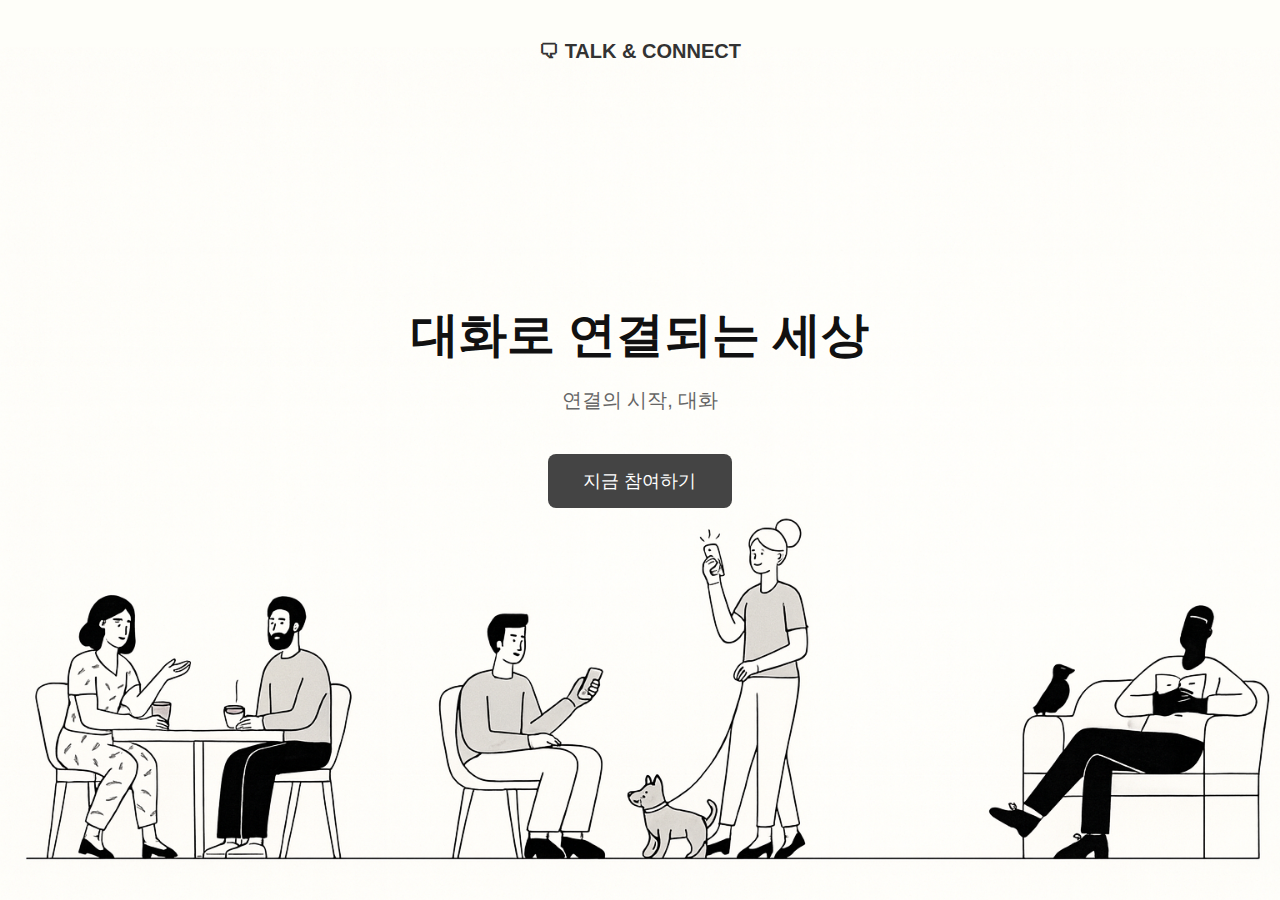
<file: public/index.html>
<!DOCTYPE html>
<html lang="ko">
  <head>
    <meta charset="UTF-8" />
    <meta name="viewport" content="width=device-width, initial-scale=1.0" />
    <title>Talk & Connect</title>
    <link rel="stylesheet" href="../src/css/style.css" />
  </head>
  <body>
    <div class="hero-container">
      <header class="hero-logo">🗨 TALK & CONNECT</header>

      <div class="hero-content">
        <h1>대화로 연결되는 세상</h1>
        <p>연결의 시작, 대화</p>
        <button class="hero-button" onclick="location.href='login.html'">
          지금 참여하기
        </button>
      </div>
    </div>
  </body>
</html>
</file>
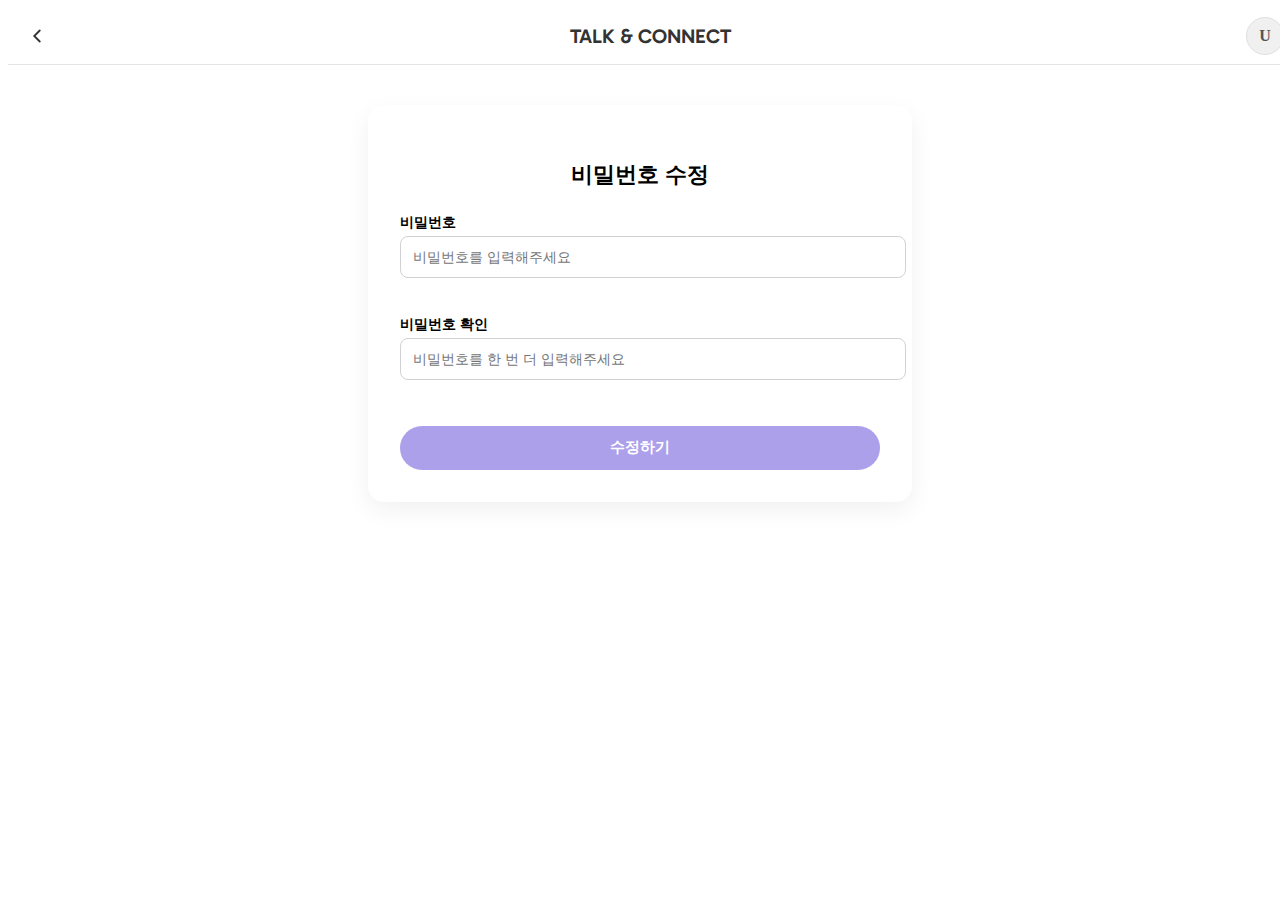
<file: public/edit_password.html>
<!-- frontend/public/edit_password.html -->
<!DOCTYPE html>
<html lang="ko">
  <head>
    <meta charset="UTF-8" />
    <title>비밀번호 수정 - TALK & CONNECT</title>
    <meta name="viewport" content="width=device-width, initial-scale=1" />

    <!-- 폰트 -->
    <link rel="preconnect" href="https://fonts.googleapis.com" />
    <link rel="preconnect" href="https://fonts.gstatic.com" crossorigin />
    <link
      href="https://fonts.googleapis.com/css2?family=Gabarito:wght@400..900&family=Jua&display=swap"
      rel="stylesheet"
    />

    <!-- 공통 헤더 -->
    <link rel="stylesheet" href="../src/css/common_header.css" />
    <!-- edit_profile 스타일 사용 -->
    <link rel="stylesheet" href="../src/css/edit_profile.css" />
  </head>
  <body>
    <div class="app-background">
      <!-- ======= 상단 공통 헤더 ======= -->
      <header class="top-bar">
        <!-- 왼쪽: 뒤로가기 -->
        <button
          type="button"
          class="back-icon-button"
          id="back-button"
          aria-label="뒤로가기"
        >
          <svg
            width="22"
            height="22"
            viewBox="0 0 24 24"
            class="back-icon"
            aria-hidden="true"
          >
            <path
              d="M15 18l-6-6 6-6"
              stroke="currentColor"
              stroke-width="2"
              fill="none"
              stroke-linecap="round"
            />
          </svg>
        </button>

        <!-- 가운데: 서비스 이름 -->
        <div class="top-bar-center">TALK & CONNECT</div>

        <!-- 오른쪽: 프로필 + 드롭다운 -->
        <div class="top-bar-right">
          <div class="profile-wrapper">
            <div class="profile-circle" id="profile-circle"></div>

            <div class="profile-menu" id="profile-menu">
              <div class="profile-menu__item" data-action="edit-profile">
                회원정보수정
              </div>
              <div class="profile-menu__item" data-action="change-password">
                비밀번호변경
              </div>
              <div class="profile-menu__item" data-action="logout">
                로그아웃
              </div>
            </div>
          </div>
        </div>
      </header>

      <!-- ======= 메인 콘텐츠 ======= -->
      <main class="edit-page">
        <section class="edit-section">
          <!-- 카드 -->
          <div class="edit-card">
            <h1 class="edit-title">비밀번호 수정</h1>

            <!-- 폼 -->
            <form class="edit-form" id="password-form">
              <!-- 비밀번호 -->
              <div class="field">
                <label for="password" class="field-label">비밀번호</label>
                <input
                  type="password"
                  id="password"
                  class="field-input"
                  placeholder="비밀번호를 입력해주세요"
                  autocomplete="new-password"
                />
                <p id="password-helper" class="field-helper"></p>
              </div>

              <!-- 비밀번호 확인 -->
              <div class="field">
                <label for="password-confirm" class="field-label">
                  비밀번호 확인
                </label>
                <input
                  type="password"
                  id="password-confirm"
                  class="field-input"
                  placeholder="비밀번호를 한 번 더 입력해주세요"
                  autocomplete="new-password"
                />
                <p id="password-confirm-helper" class="field-helper"></p>
              </div>

              <!-- 수정하기 버튼 -->
              <button
                type="button"
                id="change-password-button"
                class="primary-button"
                disabled
              >
                수정하기
              </button>
            </form>
          </div>
        </section>
      </main>
    </div>

    <!-- 토스트 메시지 -->
    <div id="toast" class="toast hidden">수정 완료</div>

    <!-- 공통 헤더 JS -->
    <script src="../src/js/common_header.js"></script>
    <!-- 비밀번호 수정 JS -->
    <script src="../src/js/edit_password.js"></script>
  </body>
</html>
</file>
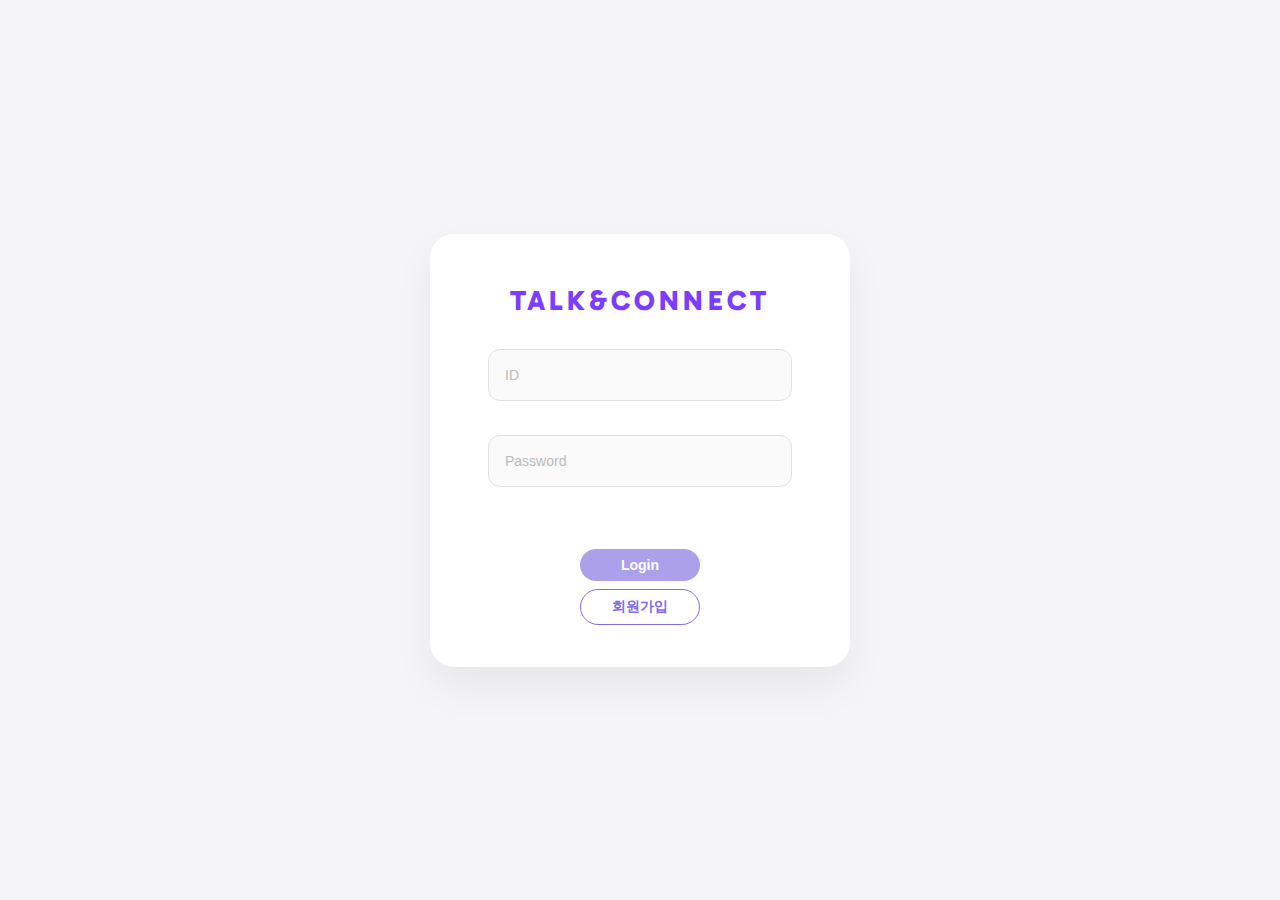
<file: public/edit_profile.html>
<!DOCTYPE html>
<html lang="ko">
  <head>
    <meta charset="UTF-8" />
    <title>회원정보수정 - 아무 말 대잔치</title>
    <meta name="viewport" content="width=device-width, initial-scale=1" />

    <!-- 폰트 -->
    <link rel="preconnect" href="https://fonts.googleapis.com" />
    <link rel="preconnect" href="https://fonts.gstatic.com" crossorigin />
    <link
      href="https://fonts.googleapis.com/css2?family=Gabarito:wght@400..900&family=Jua&display=swap"
      rel="stylesheet"
    />

    <!-- posts.css 재사용 + edit_profile.css 추가 -->
    <link rel="stylesheet" href="../src/css/posts.css" />
    <link rel="stylesheet" href="../src/css/edit_profile.css" />
  </head>
  <body>
    <div class="app-background">
      <!-- 상단바 (posts.html과 동일 구조) -->
      <header class="top-bar">
        <div class="top-bar-center">TALK & CONNECT</div>
        <div class="top-bar-right">
          <div class="profile-wrapper">
            <div class="profile-circle" id="profile-circle"></div>

            <div class="profile-menu" id="profile-menu">
              <div class="profile-menu__item" data-action="edit-profile">
                회원정보수정
              </div>
              <div class="profile-menu__item" data-action="change-password">
                비밀번호수정
              </div>
              <div class="profile-menu__item" data-action="logout">
                로그아웃
              </div>
            </div>
          </div>
        </div>
      </header>

      <!-- 메인 -->
      <main class="edit-page">
        <section class="edit-section">
          <div class="edit-card">
            <h1 class="edit-title">회원정보수정</h1>

            <!-- 프로필 사진 영역 -->
            <div class="edit-profile-photo" id="profile-upload">
              <label for="profile-image-input" class="edit-profile-circle">
                <img
                  id="profile-preview"
                  class="profile-image hidden"
                  alt="profile preview"
                />
                <span id="profile-initial" class="edit-profile-initial">U</span>
                <span class="edit-profile-change">변경</span>
              </label>
              <input
                type="file"
                id="profile-image-input"
                accept="image/*"
                class="hidden"
              />
            </div>

            <!-- 회원정보 수정 폼 -->
            <form id="edit-form" class="edit-form" novalidate>
              <div class="field">
                <label class="field-label" for="email">이메일</label>
                <input type="email" id="email" class="field-input" disabled />
              </div>

              <div class="field">
                <label class="field-label" for="nickname">닉네임</label>
                <input
                  type="text"
                  id="nickname"
                  class="field-input"
                  maxlength="50"
                />
                <!-- helper text 영역 -->
                <p id="nickname-helper" class="field-helper"></p>
              </div>

              <button type="button" id="update-button" class="primary-button">
                수정하기
              </button>
            </form>

            <button type="button" id="delete-button" class="danger-button">
              회원 탈퇴
            </button>
            <!-- ✅ 회원탈퇴 버튼 바로 아래에 토스트 -->
            <div id="toast" class="toast hidden">수정완료</div>
          </div>
        </section>
      </main>

      <!-- 수정 완료 토스트 -->
      <div id="toast" class="toast hidden">수정완료</div>

      <!-- 회원 탈퇴 모달 -->
      <div id="delete-modal" class="modal hidden">
        <div class="modal-dialog">
          <p class="modal-title">회원탈퇴 하시겠습니까?</p>
          <p class="modal-desc">작성된 게시글과 댓글은 삭제됩니다.</p>
          <div class="modal-buttons">
            <button
              type="button"
              id="delete-cancel"
              class="modal-button modal-button--cancel"
            >
              취소
            </button>
            <button
              type="button"
              id="delete-confirm"
              class="modal-button modal-button--confirm"
            >
              확인
            </button>
          </div>
        </div>
      </div>
    </div>

    <script src="../src/js/common_header.js"></script>
    <script src="../src/js/edit_profile.js"></script>
  </body>
</html>
</file>
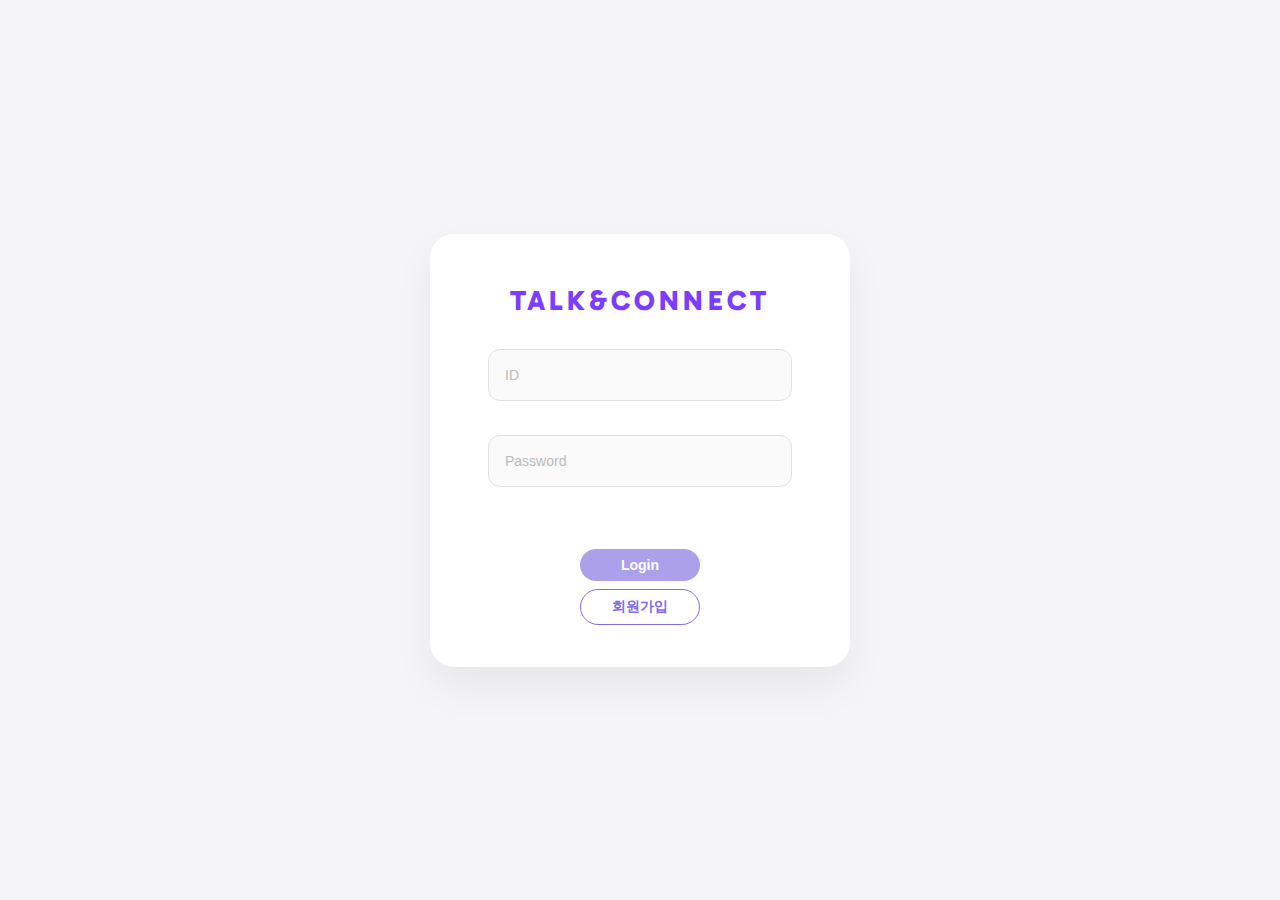
<file: public/login.html>
<!DOCTYPE html>
<html lang="ko">
  <link rel="preconnect" href="https://fonts.googleapis.com" />
  <link rel="preconnect" href="https://fonts.gstatic.com" crossorigin />
  <link
    href="https://fonts.googleapis.com/css2?family=Gabarito:wght@400..900&display=swap"
    rel="stylesheet"
  />

  <head>
    <meta charset="UTF-8" />
    <title>Log in</title>
    <meta name="viewport" content="width=device-width, initial-scale=1" />
    <link rel="stylesheet" href="../src/css/login.css" />
  </head>
  <body>
    <div class="app-background">
      <!-- 상단 바는 디자인에서 안 쓰지만 구조상 남겨둠 (CSS에서 display:none) -->
      <!--
      <header class="top-bar">
        <div class="top-bar-left">로그인</div>
        <div class="top-bar-center">아무 말 대잔치</div>
        <div class="top-bar-right"></div>
      </header>
      -->

      <main class="login-page">
        <section class="login-section">
          <div class="login-card" id="login-card">
            <!-- 로고 텍스트 -->
            <div class="login-logo">TALK&CONNECT</div>

            <form id="login-form" novalidate>
              <!-- 이메일 -->
              <div class="form-group" id="email-group">
                <label for="email">email</label>
                <input
                  type="email"
                  id="email"
                  name="email"
                  placeholder="ID"
                  autocomplete="email"
                />
                <p class="helper-text" id="email-helper"></p>
              </div>

              <!-- 비밀번호 -->
              <div class="form-group" id="password-group">
                <label for="password">비밀번호</label>
                <input
                  type="password"
                  id="password"
                  name="password"
                  placeholder="Password"
                  autocomplete="current-password"
                />
                <p class="helper-text" id="password-helper"></p>
              </div>

              <!-- 서버 전체 에러 메시지 -->
              <p class="form-error" id="form-error"></p>

              <!-- 로그인 버튼 -->
              <div class="button-row">
                <button
                  type="submit"
                  id="login-button"
                  class="btn btn-primary"
                  disabled
                >
                  Login
                </button>
              </div>

              <!-- 회원가입 버튼 -->
              <div class="button-row secondary">
                <button
                  type="button"
                  id="signup-button"
                  class="btn btn-secondary"
                >
                  회원가입
                </button>
              </div>
            </form>
          </div>
        </section>
      </main>
    </div>

    <script src="../src/js/login.js"></script>
  </body>
</html>
</file>
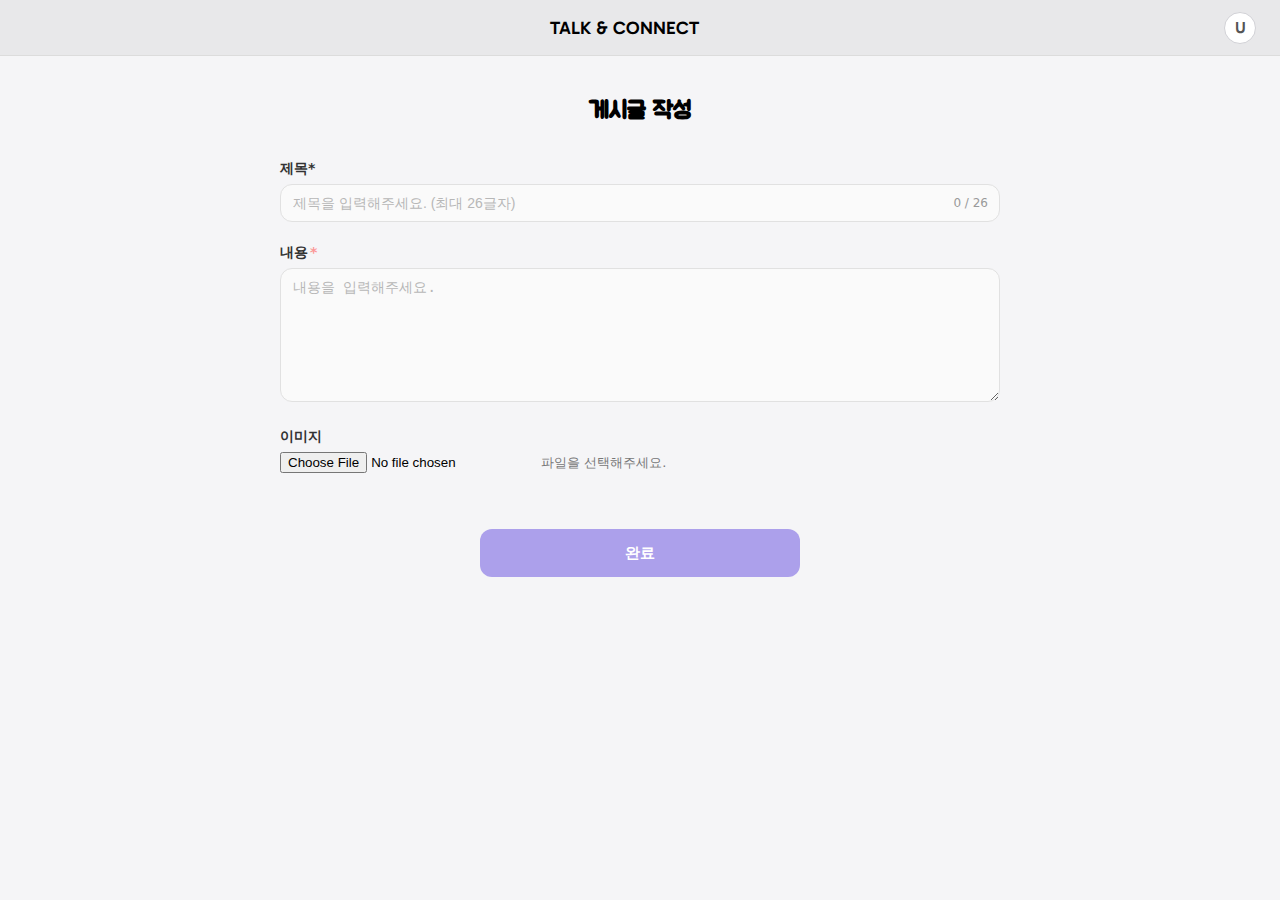
<file: public/post_create.html>
<!-- frontend/public/post_create.html -->
<!DOCTYPE html>
<html lang="ko">
  <head>
    <meta charset="UTF-8" />
    <title>게시글 작성 - TALK&CONNECT</title>
    <meta name="viewport" content="width=device-width, initial-scale=1" />

    <!-- 로그인/회원가입에서 사용한 폰트 -->
    <link rel="preconnect" href="https://fonts.googleapis.com" />
    <link rel="preconnect" href="https://fonts.gstatic.com" crossorigin />
    <link
      href="https://fonts.googleapis.com/css2?family=Gabarito:wght@400..900&family=Jua&display=swap"
      rel="stylesheet"
    />

    <link rel="stylesheet" href="../src/css/post_create.css" />
  </head>
  <body>
    <div class="app-background">
      <!-- 상단 바 -->
      <header class="top-bar">
        <div class="top-bar-center">TALK & CONNECT</div>
        <div class="top-bar-right">
          <div class="profile-wrapper">
            <div class="profile-circle" id="profile-circle"></div>

            <!-- 프로필 드롭다운 메뉴 -->
            <div class="profile-menu" id="profile-menu">
              <div class="profile-menu__item" data-action="edit-profile">
                회원정보수정
              </div>
              <div class="profile-menu__item" data-action="change-password">
                비밀번호수정
              </div>
              <div class="profile-menu__item" data-action="logout">
                로그아웃
              </div>
            </div>
          </div>
        </div>
      </header>

      <!-- 메인 영역 -->
      <main class="post-create-page">
        <section class="post-create-section">
          <div class="post-create-container">
            <h1 class="page-title">게시글 작성</h1>

            <form id="post-form" class="post-form" novalidate>
              <!-- 제목 -->
              <div class="form-group" id="title-group">
                <label for="title" class="form-label">
                  제목<span cldass="required">*</span>
                </label>
                <input
                  type="text"
                  id="title"
                  name="title"
                  class="form-input"
                  placeholder="제목을 입력해주세요. (최대 26글자)"
                  maxlength="26"
                />
                <p class="char-counter" id="title-counter">0 / 26</p>

                <p class="helper-text field-helper" id="title-helper"></p>
              </div>

              <!-- 내용 -->
              <div class="form-group" id="content-group">
                <label for="content" class="form-label">
                  내용<span class="required">*</span>
                </label>
                <textarea
                  id="content"
                  name="content"
                  class="form-textarea"
                  placeholder="내용을 입력해주세요."
                  rows="7"
                ></textarea>
                <!-- JS에서 쓰는 helper: 화면에는 숨김 -->
                <p class="helper-text field-helper" id="content-helper"></p>
              </div>

              <!-- 이미지 업로드 -->
              <div class="form-group" id="image-group">
                <label for="image" class="form-label">이미지</label>
                <div class="file-row">
                  <input type="file" id="image" name="image" accept="image/*" />
                  <span class="file-caption" id="file-caption">
                    파일을 선택해주세요.
                  </span>
                </div>
                <p class="helper-text" id="image-helper"></p>
              </div>

              <!-- 전체 폼 에러(helper text) -->
              <p class="form-error" id="form-error"></p>

              <!-- 제출 버튼 -->
              <div class="button-row">
                <button
                  type="submit"
                  id="submit-button"
                  class="btn btn-primary"
                >
                  완료
                </button>
              </div>
            </form>
          </div>
        </section>
      </main>
    </div>

    <script src="../src/js/post_create.js"></script>
    <script src="../src/js/common_header.js"></script>
  </body>
</html>
</file>
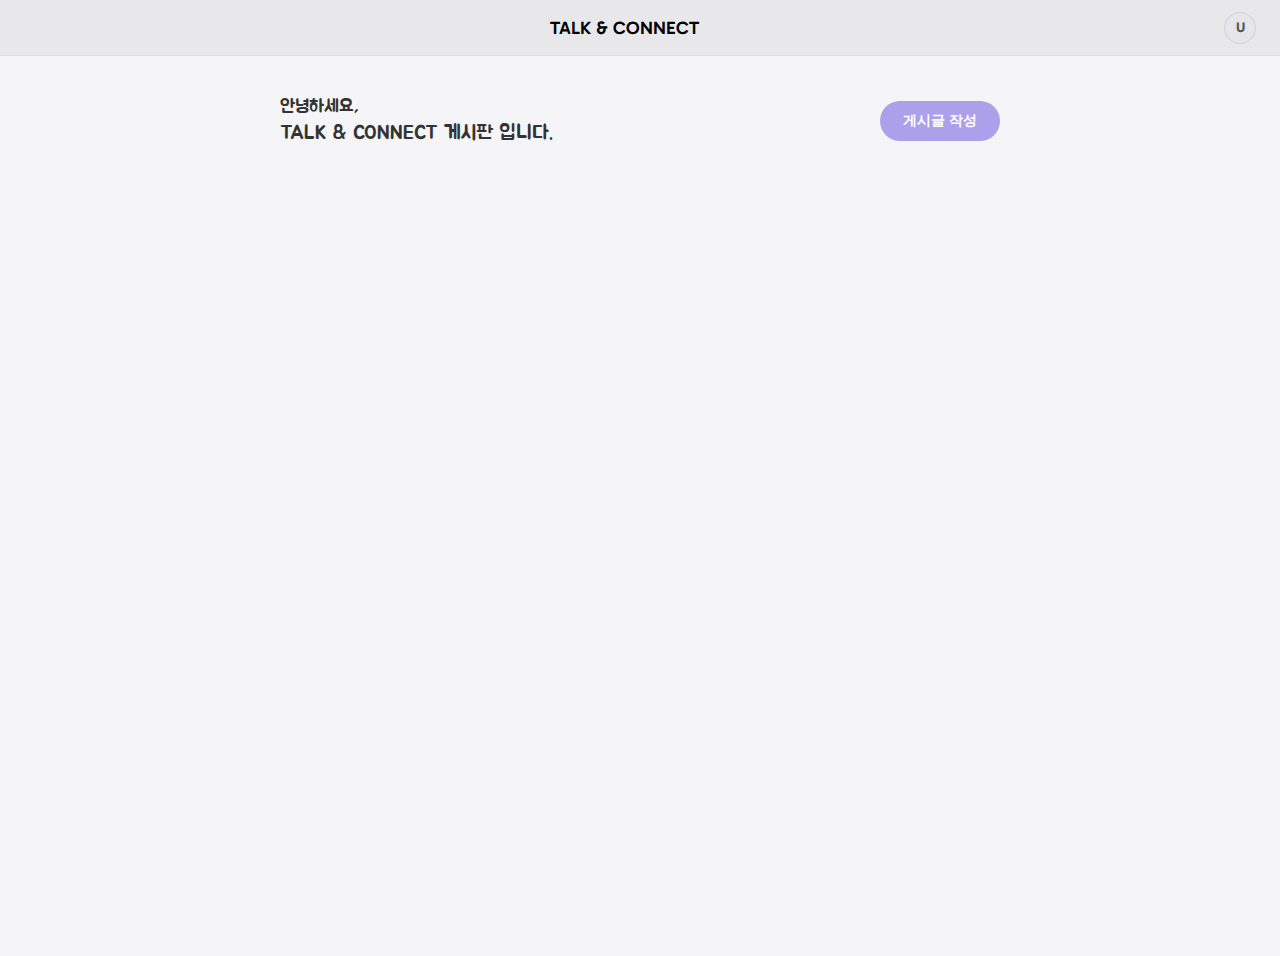
<file: public/post_detail.html>
<!-- frontend/public/post_detail.html -->
<!DOCTYPE html>
<html lang="ko">
  <head>
    <meta charset="UTF-8" />
    <title>게시글 상세 - TALK & CONNECT</title>
    <meta name="viewport" content="width=device-width, initial-scale=1" />

    <!-- 폰트 -->
    <link rel="preconnect" href="https://fonts.googleapis.com" />
    <link rel="preconnect" href="https://fonts.gstatic.com" crossorigin />
    <link
      href="https://fonts.googleapis.com/css2?family=Gabarito:wght@400..900&family=Jua&display=swap"
      rel="stylesheet"
    />

    <link rel="stylesheet" href="../src/css/post_detail.css" />
  </head>

  <body>
    <div class="app-background">
      <!-- 🔥 posts.html과 동일한 헤더 / back-button 제거됨 -->
      <header class="top-bar">
        <div class="top-bar-center">TALK & CONNECT</div>
        <div class="top-bar-right">
          <div class="profile-wrapper">
            <div class="profile-circle" id="profile-circle"></div>

            <!-- 프로필 드롭다운 메뉴 -->
            <div class="profile-menu" id="profile-menu">
              <div class="profile-menu__item" data-action="edit-profile">
                회원정보수정
              </div>
              <div class="profile-menu__item" data-action="change-password">
                비밀번호수정
              </div>
              <div class="profile-menu__item" data-action="logout">
                로그아웃
              </div>
            </div>
          </div>
        </div>
      </header>

      <!-- 메인 콘텐츠 -->
      <main class="post-page">
        <section class="post-section">
          <div class="post-container" id="post-container">
            <!-- 게시글 상단 영역 -->
            <header class="post-header">
              <h1 class="post-title" id="post-title">제목 로딩중...</h1>

              <div class="post-header-meta">
                <div class="post-author">
                  <div class="post-author-avatar"></div>
                  <div>
                    <div id="post-author-name" class="post-author-name">
                      작성자
                    </div>
                    <div id="post-created-at" class="post-created-at">
                      2025-01-01 00:00:00
                    </div>
                  </div>
                </div>

                <div class="post-actions">
                  <button
                    type="button"
                    class="post-action-button"
                    id="edit-post-button"
                  >
                    수정
                  </button>
                  <button
                    type="button"
                    class="post-action-button danger"
                    id="delete-post-button"
                  >
                    삭제
                  </button>
                </div>
              </div>
            </header>

            <!-- 이미지 -->
            <div class="post-image-wrapper" id="post-image-wrapper">
              <img
                id="post-image"
                class="post-image"
                src=""
                alt="게시글 이미지"
              />
            </div>

            <!-- 본문 -->
            <article class="post-content" id="post-content">
              게시글 내용을 불러오는 중입니다...
            </article>

            <!-- 좋아요 / 조회수 / 댓글 -->
            <div class="post-stats-row">
              <button
                type="button"
                class="stat-button like-button"
                id="like-button"
              >
                <span>좋아요</span>
                <strong id="like-count">0</strong>
              </button>
              <div class="stat-box">
                <span>조회수</span>
                <strong id="view-count">0</strong>
              </div>
              <div class="stat-box">
                <span>댓글</span>
                <strong id="comment-count">0</strong>
              </div>
            </div>

            <!-- 댓글 입력 -->
            <section class="comment-input-section">
              <label for="comment-input" class="comment-label">
                댓글 <span class="required">*</span>
              </label>
              <textarea
                id="comment-input"
                class="comment-input"
                placeholder="댓글을 입력해주세요."
                rows="3"
              ></textarea>

              <div class="comment-actions-row">
                <button
                  type="button"
                  class="btn btn-primary"
                  id="comment-submit-button"
                  disabled
                >
                  댓글 등록
                </button>
              </div>
            </section>

            <!-- 댓글 리스트 -->
            <section class="comments-section">
              <h2 class="comments-title">댓글 목록</h2>
              <div id="comments-list" class="comments-list"></div>
            </section>
          </div>
        </section>
      </main>
    </div>

    <!-- 게시글 삭제 모달 -->
    <div class="modal-backdrop hidden" id="post-delete-modal-backdrop">
      <div class="modal">
        <h3 class="modal-title">게시글을 삭제하시겠습니까?</h3>
        <p class="modal-text">삭제한 내용은 복구할 수 없습니다.</p>
        <div class="modal-buttons">
          <button
            type="button"
            class="btn modal-cancel"
            id="post-delete-cancel"
          >
            취소
          </button>
          <button
            type="button"
            class="btn modal-confirm"
            id="post-delete-confirm"
          >
            확인
          </button>
        </div>
      </div>
    </div>

    <!-- 댓글 삭제 모달 -->
    <div class="modal-backdrop hidden" id="comment-delete-modal-backdrop">
      <div class="modal">
        <h3 class="modal-title">댓글을 삭제하시겠습니까?</h3>
        <p class="modal-text">삭제한 내용은 복구할 수 없습니다.</p>
        <div class="modal-buttons">
          <button
            type="button"
            class="btn modal-cancel"
            id="comment-delete-cancel"
          >
            취소
          </button>
          <button
            type="button"
            class="btn modal-confirm"
            id="comment-delete-confirm"
          >
            확인
          </button>
        </div>
      </div>
    </div>

    <!-- JS -->
    <script src="../src/js/post_detail.js"></script>
    <script src="../src/js/common_header.js"></script>
  </body>
</html>
</file>
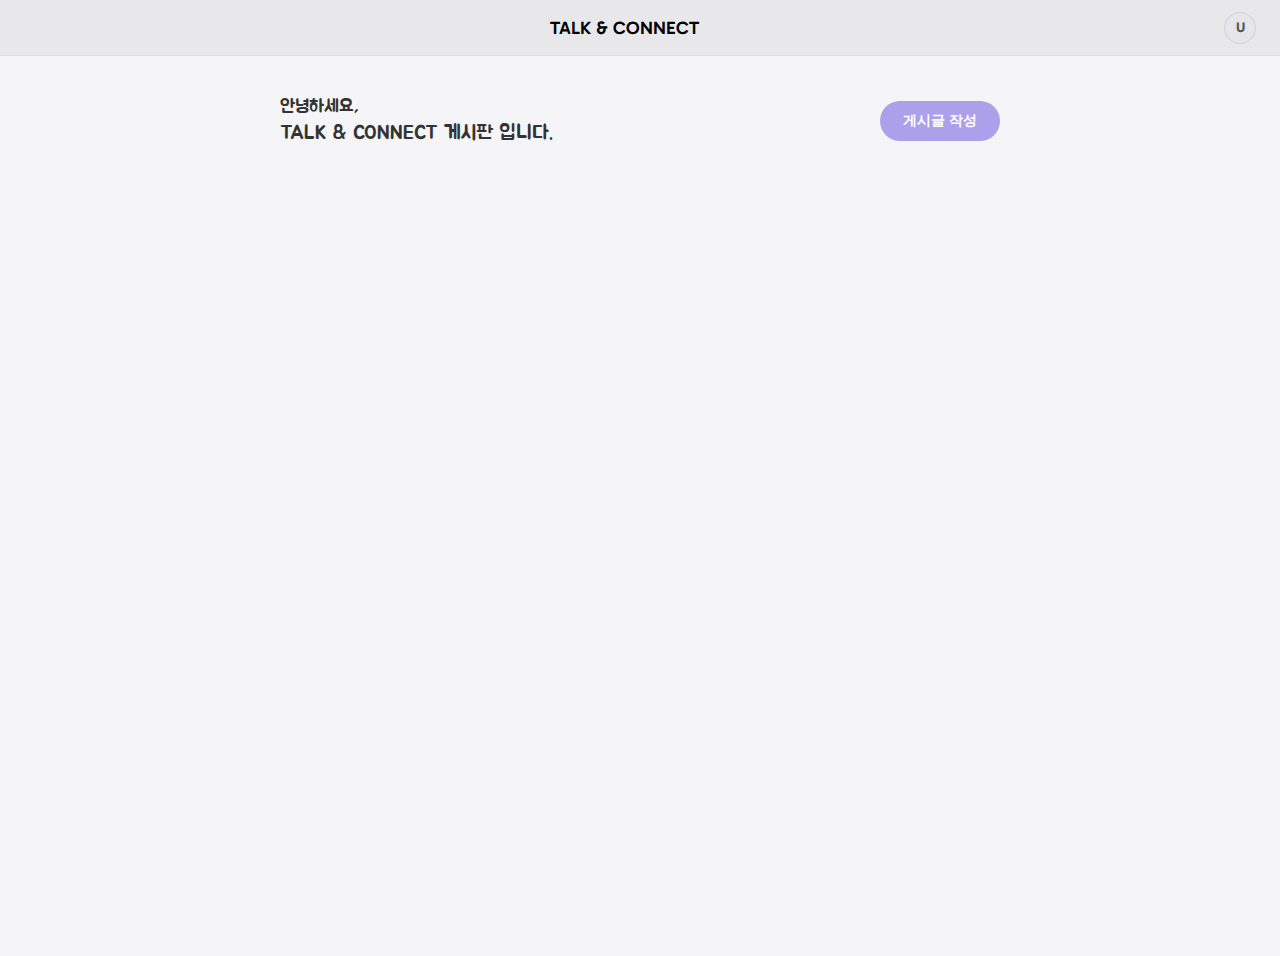
<file: public/posts.html>
<!-- frontend/public/posts.html -->
<!DOCTYPE html>
<html lang="ko">
  <head>
    <meta charset="UTF-8" />
    <title>Posts - TALK & CONNECT</title>
    <meta name="viewport" content="width=device-width, initial-scale=1" />

    <!-- 폰트 (로그인/회원가입과 동일 계열) -->
    <link rel="preconnect" href="https://fonts.googleapis.com" />
    <link rel="preconnect" href="https://fonts.gstatic.com" crossorigin />
    <link
      href="https://fonts.googleapis.com/css2?family=Gabarito:wght@400..900&family=Jua&display=swap"
      rel="stylesheet"
    />

    <link rel="stylesheet" href="../src/css/posts.css" />
  </head>
  <body>
    <header class="top-bar">
      <div class="top-bar-center">TALK & CONNECT</div>
      <div class="top-bar-right">
        <div class="profile-wrapper">
          <div class="profile-circle" id="profile-circle"></div>

          <!-- 프로필 드롭다운 메뉴 -->
          <div class="profile-menu" id="profile-menu">
            <div class="profile-menu__item" data-action="edit-profile">
              회원정보수정
            </div>
            <div class="profile-menu__item" data-action="change-password">
              비밀번호수정
            </div>
            <div class="profile-menu__item" data-action="logout">로그아웃</div>
          </div>
        </div>
      </div>
    </header>
    <div class="app-background">
      <!-- 상단 바 -->

      <!-- 메인 영역 -->
      <main class="posts-page">
        <section class="posts-section">
          <div class="posts-container">
            <!-- 인사 / 버튼 -->
            <div class="posts-header">
              <div class="welcome-text">
                <p class="hello-text">안녕하세요,</p>
                <p class="board-text">
                  TALK & CONNECT <span>게시판</span> 입니다.
                </p>
              </div>
              <button id="write-button" class="write-button">
                게시글 작성
              </button>
            </div>

            <!-- 게시글 리스트 -->
            <div id="posts-list" class="posts-list"></div>

            <!-- 로딩 표시 -->
            <div id="loading" class="loading hidden">
              게시글을 불러오는 중...
            </div>

            <!-- 더 이상 게시글이 없을 때 -->
            <div id="end-message" class="end-message hidden">
              더 이상 게시글이 없습니다.
            </div>
          </div>
        </section>
      </main>
    </div>

    <script src="../src/js/common_header.js"></script>
    <script src="../src/js/posts.js"></script>
  </body>
</html>
</file>
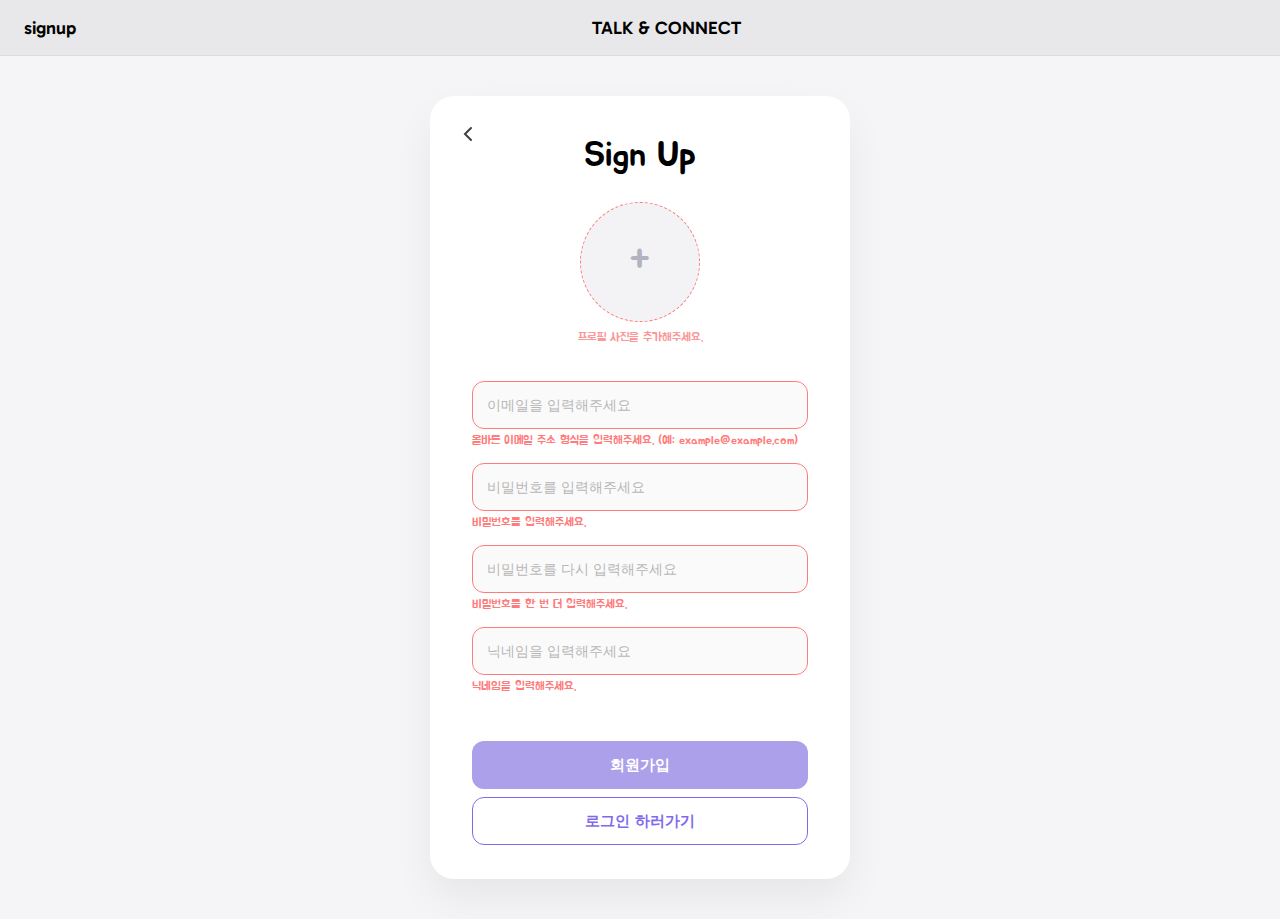
<file: public/signup.html>
<!DOCTYPE html>
<html lang="ko">
  <head>
    <meta charset="UTF-8" />
    <title>Sign up</title>
    <meta name="viewport" content="width=device-width, initial-scale=1" />

    <!-- 폰트 -->
    <link rel="preconnect" href="https://fonts.googleapis.com" />
    <link rel="preconnect" href="https://fonts.gstatic.com" crossorigin />
    <link
      href="https://fonts.googleapis.com/css2?family=Gabarito:wght@400..900&family=Jua&display=swap"
      rel="stylesheet"
    />

    <link rel="stylesheet" href="../src/css/signup.css" />
  </head>
  <body>
    <!-- ✅ 모달 제거됨 -->

    <div class="app-background">
      <!-- 상단 바 -->
      <header class="top-bar">
        <div class="top-bar-left">signup</div>
        <div class="top-bar-center">TALK & CONNECT</div>
        <div class="top-bar-right"></div>
      </header>

      <main class="signup-page">
        <section class="signup-section">
          <div class="signup-card" id="signup-card">
            <!-- 카드 왼쪽 상단 화살표 -->
            <button class="card-back-button" id="card-back-button">
              <svg class="back-icon" width="24" height="24" viewBox="0 0 24 24">
                <path
                  d="M15 18l-6-6 6-6"
                  stroke="currentColor"
                  stroke-width="2"
                  fill="none"
                  stroke-linecap="round"
                />
              </svg>
            </button>

            <!-- 상단 제목 -->
            <div class="signup-title">Sign Up</div>

            <!-- 프로필 이미지 업로드 영역 -->
            <div class="profile-upload" id="profile-upload">
              <label for="profile-image-input" class="profile-circle">
                <img
                  id="profile-preview"
                  class="profile-image hidden"
                  alt="profile preview"
                />
                <span id="profile-placeholder" class="profile-placeholder"
                  >+</span
                >
              </label>
              <input
                type="file"
                id="profile-image-input"
                accept="image/*"
                class="profile-input-hidden"
              />
              <p class="profile-helper" id="profile-helper">
                프로필 사진을 추가해주세요.
              </p>
            </div>

            <!-- ✅ form 태그 제거, div로 변경 -->
            <div>
              <!-- 이메일 -->
              <div class="form-group" id="email-group">
                <label for="email">이메일</label>
                <input
                  type="email"
                  id="email"
                  name="email"
                  placeholder="이메일을 입력해주세요"
                  autocomplete="email"
                />
                <p class="helper-text" id="email-helper"></p>
              </div>

              <!-- 비밀번호 -->
              <div class="form-group" id="password-group">
                <label for="password">비밀번호</label>
                <input
                  type="password"
                  id="password"
                  name="password"
                  placeholder="비밀번호를 입력해주세요"
                  autocomplete="new-password"
                />
                <p class="helper-text" id="password-helper"></p>
              </div>

              <!-- 비밀번호 확인 -->
              <div class="form-group" id="password-confirm-group">
                <label for="password-confirm">비밀번호 확인</label>
                <input
                  type="password"
                  id="password-confirm"
                  name="password-confirm"
                  placeholder="비밀번호를 다시 입력해주세요"
                  autocomplete="new-password"
                />
                <p class="helper-text" id="password-confirm-helper"></p>
              </div>

              <!-- 닉네임 -->
              <div class="form-group" id="nickname-group">
                <label for="nickname">닉네임</label>
                <input
                  type="text"
                  id="nickname"
                  name="nickname"
                  placeholder="닉네임을 입력해주세요"
                  autocomplete="nickname"
                />
                <p class="helper-text" id="nickname-helper"></p>
              </div>

              <!-- 서버 전체 에러 메시지 -->
              <p class="form-error" id="form-error"></p>

              <!-- 버튼 영역 -->
              <div class="button-row">
                <!-- ✅ type="submit" → type="button" 변경 -->
                <button
                  type="button"
                  id="signup-button"
                  class="btn btn-primary"
                  disabled
                >
                  회원가입
                </button>
              </div>

              <div class="button-row secondary">
                <button
                  type="button"
                  id="go-login-button"
                  class="btn btn-secondary"
                >
                  로그인 하러가기
                </button>
              </div>
            </div>
          </div>
        </section>
      </main>
    </div>

    <!-- ✅ JS는 맨 마지막에 딱 한 번만 -->
    <script src="../src/js/signup.js"></script>
  </body>
</html>
</file>
<file: src/css/style.css>
* {
  margin: 0;
  padding: 0;
  box-sizing: border-box;
}

body {
  font-family: "Pretendard", sans-serif;
  background-color: #fefef9;
}

.hero-container {
  width: 100%;
  height: 100vh;
  background-image: url("../css/background.png");
  background-repeat: no-repeat;
  background-position: bottom center; /* 아래쪽 사람들 보이도록 */
  background-size: contain; /* 사람들 크기 비율 유지 */
  display: flex;
  flex-direction: column;
  align-items: center;
  justify-content: center; /* 텍스트를 화면 중앙에 정렬 */
  padding-top: 60px;
}

/* 로고 */
.hero-logo {
  position: absolute;
  top: 40px;
  font-size: 20px;
  font-weight: 700;
  color: #333;
}

/* 제목/문구 */
.hero-content {
  text-align: center;
  margin-bottom: 150px; /* 배경 사람들과 겹치지 않게 */
}

.hero-content h1 {
  font-size: 48px;
  font-weight: 800;
  margin-bottom: 20px;
  color: #111;
}

.hero-content p {
  font-size: 20px;
  margin-bottom: 40px;
  color: #666;
}

/* 버튼 */
.hero-button {
  padding: 15px 35px;
  background-color: #444;
  color: #fff;
  font-size: 18px;
  border: none;
  border-radius: 8px;
  cursor: pointer;
}

.hero-button:hover {
  background-color: #333;
}
</file>
<file: src/css/common_header.css>
/* ================================
   공통 상단 헤더 스타일
================================ */

/* 헤더 전체 */
.top-bar {
  position: sticky;
  top: 0;
  width: 100%;
  height: 56px;
  background: #ffffff;
  border-bottom: 1px solid #e5e5e5;

  display: flex;
  align-items: center;
  justify-content: space-between;

  padding: 0 12px;
  z-index: 999;
}

/* ------------------------------
    🔙 왼쪽 상단 뒤로가기 버튼
-------------------------------- */
.back-icon-button {
  background: none;
  border: none;
  padding: 6px;
  cursor: pointer;

  display: flex;
  align-items: center;
  justify-content: center;

  color: #333; /* SVG currentColor */
}

.back-icon path {
  stroke: #333 !important;
  stroke-width: 2px;
}

.back-icon-button:hover {
  opacity: 0.7;
}

/* ------------------------------
    🏠 가운데 타이틀 (클릭 가능)
-------------------------------- */
.top-bar-title,
.top-bar-center {
  font-family: "Gabarito", sans-serif;
  font-size: 20px;
  font-weight: 600;
  color: #333;

  cursor: pointer;
  user-select: none;
}

/* ------------------------------
    😀 오른쪽 프로필 영역
-------------------------------- */
.top-bar-right {
  display: flex;
  align-items: center;
}

.profile-wrapper {
  position: relative;
}

.profile-circle {
  width: 36px;
  height: 36px;
  border-radius: 50%;
  background: #f0f0f0;

  display: flex;
  align-items: center;
  justify-content: center;

  font-size: 16px;
  font-weight: 700;
  color: #555;

  overflow: hidden;
  cursor: pointer;

  border: 1px solid #e0e0e0;
}

/* 🔥 프로필 이미지가 있을 때 이니셜 숨기기 */
.profile-circle.has-image {
  font-size: 0;
  background-size: cover;
  background-position: center;
  background-repeat: no-repeat;
}

/* ------------------------------
    ⚙ 프로필 드롭다운 메뉴
-------------------------------- */
.profile-menu {
  position: absolute;
  top: 45px;
  right: 0;

  background: white;
  border: 1px solid #ddd;
  border-radius: 10px;

  width: 150px;
  padding: 8px 0;

  display: none; /* 기본 숨김 */

  box-shadow: 0 2px 10px rgba(0, 0, 0, 0.15);
  z-index: 2000;
}

.profile-menu.show {
  display: block;
}

.profile-menu__item {
  padding: 10px 14px;
  font-size: 15px;
  color: #333;
  cursor: pointer;
}

.profile-menu__item:hover {
  background: #f5f5f5;
}

/* ------------------------------
    반응형
-------------------------------- */
@media (max-width: 480px) {
  .top-bar {
    height: 50px;
  }
  .top-bar-title {
    font-size: 18px;
  }
  .profile-circle {
    width: 32px;
    height: 32px;
  }
}
</file>
<file: src/css/edit_profile.css>
/* frontend/src/css/edit_profile.css */

.edit-page {
  flex: 1;
  display: flex;
  justify-content: center;
  align-items: flex-start;
}

.edit-section {
  width: 100%;
  display: flex;
  justify-content: center;
  padding: 40px 16px 80px;
}

.edit-card {
  width: 100%;
  max-width: 480px;
  background: #ffffff;
  border-radius: 16px;
  padding: 40px 32px 32px;
  box-shadow: 0 8px 24px rgba(0, 0, 0, 0.06);
  text-align: center;
}

.edit-title {
  font-size: 22px;
  font-weight: 700;
  margin-bottom: 24px;
}

/* 프로필 이미지 영역 */
.edit-profile-photo {
  display: flex;
  justify-content: center;
  margin-bottom: 24px;
}

.edit-profile-circle {
  position: relative;
  width: 120px;
  height: 120px;
  border-radius: 50%;
  background: #e2e2f9;
  display: flex;
  align-items: center;
  justify-content: center;
  overflow: hidden;
  cursor: pointer;
}

.profile-image {
  width: 100%;
  height: 100%;
  object-fit: cover;
}

.edit-profile-initial {
  font-size: 40px;
  font-weight: 700;
  color: #555;
}

.edit-profile-change {
  position: absolute;
  bottom: 8px;
  left: 50%;
  transform: translateX(-50%);
  padding: 4px 10px;
  border-radius: 999px;
  background: rgba(0, 0, 0, 0.7);
  font-size: 12px;
  color: #fff;
}

/* 폼 영역 */
.edit-form {
  text-align: left;
}

.field {
  margin-bottom: 16px;
}

.field-label {
  display: block;
  font-size: 14px;
  font-weight: 600;
  margin-bottom: 4px;
}

.field-input {
  width: 100%;
  height: 40px;
  border-radius: 8px;
  border: 1px solid #d1d1d6;
  padding: 0 12px;
  font-size: 14px;
}

.field-input:disabled {
  background: #f5f5f7;
  color: #888;
}

.field-input--error {
  border-color: #ff5a5f;
}

.field-helper {
  margin-top: 4px;
  min-height: 18px;
  font-size: 12px;
  color: #ff5a5f;
}

/* 버튼들 */
.primary-button {
  width: 100%;
  height: 44px;
  margin-top: 8px;
  border: none;
  border-radius: 999px;
  background: #aca0eb;
  color: #fff;
  font-size: 15px;
  font-weight: 600;
  cursor: pointer;
}

.primary-button:hover {
  background: #7f6ae7;
}

.danger-button {
  margin-top: 16px;
  width: 100%;
  height: 40px;
  border-radius: 999px;
  border: none;
  background: #f2f2f7;
  font-size: 14px;
  cursor: pointer;
}

.danger-button:hover {
  background: #e5e5ea;
}

/* 토스트 */
.toast {
  position: fixed;
  bottom: 40px;
  left: 50%;
  transform: translateX(-50%);
  padding: 10px 20px;
  border-radius: 999px;
  background: #aca0eb;
  color: #fff;
  font-size: 14px;
  font-weight: 600;
  box-shadow: 0 4px 12px rgba(0, 0, 0, 0.15);
  z-index: 1000;
}

/* 모달 */
.modal {
  position: fixed;
  inset: 0;
  justify-content: center;
  align-items: center;
  background: rgba(0, 0, 0, 0.35);
  z-index: 999;

  display: none;
}

.modal-dialog {
  width: 280px;
  background: #ffffff;
  border-radius: 16px;
  padding: 24px 20px 16px;
  text-align: center;
}

.modal-title {
  font-size: 16px;
  font-weight: 700;
  margin-bottom: 8px;
}

.modal-desc {
  font-size: 13px;
  color: #555;
  margin-bottom: 20px;
}

.modal-buttons {
  display: flex;
  gap: 8px;
  justify-content: center;
}

.modal-button {
  flex: 1;
  height: 36px;
  border-radius: 8px;
  border: none;
  cursor: pointer;
  font-size: 14px;
}

.modal-button--cancel {
  background: #000000;
  color: #ffffff;
}

.modal-button--confirm {
  background: #aca0eb;
  color: #ffffff;
}

/* hidden 클래스는 그대로 둔다 */
.hidden {
  display: none !important;
}

/* 모달이 열릴 때 display: flex로 재정의 */
.modal.open {
  display: flex !important;
  justify-content: center;
  align-items: center;
}
.toast {
  margin-top: 8px;
  display: inline-block;
  padding: 6px 12px;
  border-radius: 999px;
  background: #aca0eb;
  color: #ffffff;
  font-size: 13px;
  font-weight: 600;
}
.hidden {
  display: none;
}
</file>
<file: src/css/posts.css>
/* frontend/src/css/posts.css */

/* 공통 */
* {
  box-sizing: border-box;
}

body {
  margin: 0;
  font-family: system-ui, -apple-system, BlinkMacSystemFont, "Segoe UI",
    sans-serif;
  background: #f5f5f7;
}

.app-background {
  min-height: 100vh;
  display: flex;
  flex-direction: column;
  background: #f5f5f7;
}

/* 상단 바 */
.top-bar {
  height: 56px;
  background: #e8e8ea;
  display: flex;
  align-items: center;
  padding: 0 24px;
  border-bottom: 1px solid #dcdcdc;
  font-family: "Gabarito", sans-serif;
}

.top-bar-left {
  font-size: 16px;
  font-weight: 500;
}

.top-bar-center {
  flex: 1;
  text-align: center;
  font-size: 18px;
  font-weight: 600;
}

.top-bar-right {
  display: flex;
  align-items: center;
  gap: 12px;
}

/* 메인 영역 */
.posts-page {
  flex: 1;
  display: flex;
  justify-content: center;
  align-items: flex-start;
}

.posts-section {
  width: 100%;
  padding: 40px 16px;
  display: flex;
  justify-content: center;
}

/* 가운데 카드 영역 */
.posts-container {
  width: 100%;
  max-width: 720px;
}

/* 상단 인사 + 버튼 */
.posts-header {
  display: flex;
  justify-content: space-between;
  align-items: center;
  margin-bottom: 24px;
}

.welcome-text {
  font-family: "Jua", sans-serif;
}

.hello-text {
  margin: 0;
  font-size: 18px;
  color: #333;
}

.board-text {
  margin: 2px 0 0;
  font-size: 20px;
  color: #333;
}

.board-text .bold {
  font-weight: 700;
}

/* 게시글 작성 버튼 */
.write-button {
  min-width: 120px;
  height: 40px;
  padding: 0 16px;
  border-radius: 999px;
  border: none;
  cursor: pointer;
  font-size: 14px;
  font-weight: 600;
  background: #aca0eb;
  color: #ffffff;
  transition: background 0.2s ease, box-shadow 0.2s ease;
}

.write-button:hover {
  background: #7f6aee;
  box-shadow: 0 4px 10px rgba(127, 106, 238, 0.25);
}

/* 게시글 리스트 */
.posts-list {
  display: flex;
  flex-direction: column;
  gap: 12px;
}

/* 게시글 카드 */
.post-card {
  background: #ffffff;
  border-radius: 16px;
  padding: 16px 18px;
  box-shadow: 0 2px 8px rgba(0, 0, 0, 0.05);
  border: 1px solid #ededf2;
  cursor: pointer;
  transition: transform 0.12s ease, box-shadow 0.12s ease,
    border-color 0.12s ease;
}

.post-card:hover {
  transform: translateY(-2px);
  box-shadow: 0 6px 14px rgba(0, 0, 0, 0.08);
  border-color: #aca0eb;
}

.post-title-row {
  display: flex;
  justify-content: space-between;
  align-items: center;
  margin-bottom: 6px;
}

.post-title {
  font-size: 16px;
  font-weight: 600;
  color: #222;
  max-width: 75%;
  white-space: nowrap;
  overflow: hidden;
  text-overflow: ellipsis;
}

.post-date {
  font-size: 12px;
  color: #888;
}

/* 작성자 / 상태 줄 */
.post-meta-row {
  display: flex;
  justify-content: space-between;
  align-items: center;
  margin-top: 6px;
}

/* 🔥 작성자 프로필 영역 (개선) */
.post-author {
  display: flex;
  align-items: center;
  gap: 8px;
  font-size: 13px;
  color: #555;
}

/* 🔥 작성자 프로필 아바타 (이미지 및 이니셜 지원) */
.post-author-avatar {
  width: 32px;
  height: 32px;
  min-width: 32px; /* flex-shrink 방지 */
  min-height: 32px;
  border-radius: 50%;
  background-color: #f3f3f7;
  background-size: cover;
  background-position: center;
  background-repeat: no-repeat;
  display: flex;
  align-items: center;
  justify-content: center;
  font-size: 14px;
  font-weight: 600;
  color: #555;
  overflow: hidden;
  border: 1px solid #e5e5ea;
  flex-shrink: 0;
}

/* 🔥 배경 이미지가 있을 때는 텍스트(이니셜) 숨기기 */
.post-author-avatar[style*="background-image"] {
  color: transparent;
}

/* 🔥 작성자 닉네임 */
.post-author-name {
  font-size: 13px;
  font-weight: 600;
  color: #333;
  white-space: nowrap;
  overflow: hidden;
  text-overflow: ellipsis;
  max-width: 150px;
}

/* 좋아요 / 댓글 / 조회수 줄 */
.post-stats {
  font-size: 12px;
  color: #777;
  white-space: nowrap;
}

.post-stats span + span::before {
  content: " · ";
}

/* 로딩/마지막 메시지 */
.loading,
.end-message {
  margin: 16px 0;
  text-align: center;
  font-size: 13px;
  color: #777;
}

.hidden {
  display: none;
}

/* 반응형 */
@media (max-width: 480px) {
  .posts-container {
    max-width: 100%;
  }

  .post-card {
    padding: 14px 14px;
  }

  .posts-header {
    flex-direction: column;
    align-items: flex-start;
    gap: 10px;
  }

  .write-button {
    align-self: flex-end;
  }

  /* 모바일에서 작성자 닉네임 최대 폭 조정 */
  .post-author-name {
    max-width: 100px;
  }

  /* 모바일에서 통계 텍스트 축약 */
  .post-stats {
    font-size: 11px;
  }
}

/* 프로필 드롭다운 래퍼 */
.profile-wrapper {
  position: relative;
  z-index: 10;
}

/* 드롭다운 메뉴 */
.profile-menu {
  position: absolute;
  top: 40px;
  right: 0;
  width: 140px;
  background: #ffffff;
  border-radius: 8px;
  border: 1px solid #d1d1d6;
  box-shadow: 0 4px 12px rgba(0, 0, 0, 0.08);
  padding: 4px 0;
  font-size: 14px;
  display: none;
  z-index: 9999;
}

.profile-menu.open {
  display: block;
}

.profile-menu__item {
  padding: 8px 12px;
  cursor: pointer;
}

.profile-menu__item:hover {
  background: #e9e9e9;
}

/* 상단 프로필 서클 */
.profile-circle {
  width: 32px;
  height: 32px;
  border-radius: 50%;
  border: 1px solid #d1d1d6;
  background-color: #e5e5ea;
  display: flex;
  justify-content: center;
  align-items: center;
  font-weight: 700;
  font-size: 14px;
  color: #555;
  cursor: pointer;
  overflow: hidden;
  background-size: cover;
  background-position: center;
  background-repeat: no-repeat;
}

.profile-circle img {
  display: block;
}
</file>
<file: src/css/login.css>
/* 전체 레이아웃 */
* {
  box-sizing: border-box;
}

body {
  margin: 0;
  font-family: system-ui, -apple-system, BlinkMacSystemFont, "Segoe UI",
    sans-serif;
  background: #f5f5f7; /* 바깥 연회색 배경 */
}

.app-background {
  min-height: 100vh;
  display: flex;
  flex-direction: column;
  align-items: center;
  justify-content: center;
  background: #f5f5f7; /* 바깥 회색 영역 */
}

/* 상단 바
.top-bar {
  height: 64px;
  background: #f5f5f7;
  display: flex;
  align-items: center;
  padding: 0 24px;
  border-bottom: 1px solid #ddd;
}

.top-bar-left {
  font-size: 20px;
  font-weight: 600;
}

.top-bar-center {
  flex: 1;
  text-align: center;
  font-size: 18px;
  font-weight: 500;
} */

/* 상단 바는 이번 디자인에서는 사용 안 함 */
.top-bar {
  display: none;
}

/* 가운데 영역 */
.login-page {
  width: 100%;
  display: flex;
  justify-content: center;
  align-items: center;
}

.login-section {
  width: 100%;
  padding: 40px 20px;
  display: flex;
  justify-content: center;
}

/* 로그인 카드 */
.login-card {
  width: 420px;
  background: #ffffff;
  border-radius: 24px;
  border: 2px solid #ff4f4f00; /* 에러 없을 때는 투명, 에러 시 빨간색으로 변경 */
  box-shadow: 0 20px 40px rgba(0, 0, 0, 0.06); /* 부드러운 그림자 */
  padding: 48px 56px 40px;
  text-align: center;
}

.login-card.has-error {
  border-color: #ff4f4f; /* 에러 상태 빨간 테두리 */
}

/* 로고 텍스트 */
.login-logo {
  font-size: 28px;
  font-weight: 800;
  letter-spacing: 0.15em;
  color: #7b3eff; /* 보라색 로고 */
  margin-bottom: 32px;

  font-family: "Gabarito", sans-serif;
}

/* 폼 요소 */
.form-group {
  margin-bottom: 14px;
  text-align: left;
}

.form-group label {
  display: none;
}

.form-group input {
  width: 100%;
  height: 52px;
  padding: 0 16px;
  border-radius: 12px;
  border: 1px solid #e1e1e1;
  background-color: #fafafa;
  font-size: 14px;
}

.form-group input::placeholder {
  color: #bbbbbb;
}

.form-group input:focus {
  outline: none;
  border-color: #7f6aee;
  box-shadow: 0 0 0 2px rgba(127, 106, 238, 0.15);
}

.form-group.error input {
  border-color: #ff4f4f;
}

/* 도움말 & 에러 텍스트 */
.helper-text {
  margin: 4px 0 0;
  font-size: 12px;
  color: #ff4f4f;
  min-height: 16px; /* 자리가 항상 유지되도록 */
}

.form-error {
  margin: 4px 0 0;
  font-size: 12px;
  color: #ff4f4f;
  min-height: 16px;
}

/* 버튼 */
.button-row {
  margin-top: 12px;
  display: flex;
  justify-content: center;
}

.button-row.secondary {
  margin-top: 8px;
}

.btn {
  min-width: 120px;
  padding: 8px 12px;
  border-radius: 999px;
  border: none;
  cursor: pointer;
  font-size: 14px;
  font-weight: 600;
}

/* 요구사항: 기본 #ACA0EB, 유효성 통과 시 #7F6AEE */
.btn-primary {
  background: #aca0eb;
  color: #ffffff;
}

.btn-primary.enabled {
  background: #7f6aee;
}

.btn-primary:disabled {
  cursor: default;
}

.btn-secondary {
  background: #ffffff;
  color: #7f6aee;
  border: 1px solid #7f6aee;
}

@media (max-width: 480px) {
  .login-card {
    width: 100%;
    max-width: 340px;
  }
}
</file>
<file: src/css/post_create.css>
/* frontend/src/css/post_create.css */

/* 공통 */
* {
  box-sizing: border-box;
}

body {
  margin: 0;
  font-family: system-ui, -apple-system, BlinkMacSystemFont, "Segoe UI",
    sans-serif;
  background: #f5f5f7;
}

.app-background {
  min-height: 100vh;
  display: flex;
  flex-direction: column;
  background: #f5f5f7;
}

/* 상단 바 (posts / post_detail 과 동일 계열) */
.top-bar {
  height: 56px;
  background: #e8e8ea;
  display: flex;
  align-items: center;
  padding: 0 24px;
  border-bottom: 1px solid #dcdcdc;
  font-family: "Gabarito", sans-serif;
}

/* 가운데 로고 텍스트 */
.top-bar-center {
  flex: 1;
  text-align: center;
  font-size: 18px;
  font-weight: 600;
}

/* 오른쪽 프로필 영역 */
.top-bar-right {
  margin-left: auto;
  display: flex;
  align-items: center;
}

/* 프로필 + 드롭다운 래퍼 */
.profile-wrapper {
  position: relative;
}

/* 프로필 동그라미 */
.profile-circle {
  width: 32px;
  height: 32px;
  border-radius: 50%;
  background: #ffffff;
  border: 1px solid #d1d1d6;
  display: flex;
  align-items: center;
  justify-content: center;
  font-size: 16px;
  font-weight: 600;
  color: #555;
  cursor: pointer;
}

/* 프로필 드롭다운 메뉴 */
.profile-menu {
  position: absolute;
  right: 0;
  top: calc(100% + 8px);
  min-width: 140px;
  background: #ffffff;
  border-radius: 12px;
  box-shadow: 0 8px 20px rgba(0, 0, 0, 0.12);
  padding: 6px 0;
  display: none;
  z-index: 1000;
}

/* open 클래스 붙었을 때 표시 */
.profile-menu.open {
  display: block;
}

/* 드롭다운 항목 */
.profile-menu__item {
  padding: 8px 14px;
  font-size: 13px;
  color: #333;
  cursor: pointer;
  white-space: nowrap;
}

.profile-menu__item:hover {
  background: #f3f3f7;
}

/* (이전 버전에서 사용하던 back-icon 버튼은
   post_create.html에 없으면 그냥 둬도 영향 없음) */
.back-icon-button {
  width: 32px;
  height: 32px;
  border-radius: 50%;
  border: none;
  background: transparent;
  display: flex;
  align-items: center;
  justify-content: center;
  cursor: pointer;
  color: #444;
  margin-right: 12px;
  transition: background 0.2s ease, color 0.2s ease;
}

.back-icon-button:hover {
  background: #ffffff;
  color: #7f6aee;
}

/* 메인 영역 */
.post-create-page {
  flex: 1;
  display: flex;
  justify-content: center;
  align-items: flex-start;
}

.post-create-section {
  width: 100%;
  padding: 40px 16px;
  display: flex;
  justify-content: center;
}

.post-create-container {
  width: 100%;
  max-width: 720px;
}

/* 제목 */
.page-title {
  font-family: "Jua", sans-serif;
  text-align: center;
  margin: 0 0 32px;
  font-size: 24px;
}

/* 폼 */
.post-form {
  background: transparent;
}

.form-group {
  margin-bottom: 20px;
}

.form-label {
  display: inline-block;
  margin-bottom: 6px;
  font-size: 14px;
  font-weight: 600;
  color: #333;
}

.required {
  color: #fc9898;
  margin-left: 2px;
}

/* 인풋/텍스트에어리어 */
.form-input,
.form-textarea {
  width: 100%;
  padding: 10px 12px;
  border-radius: 12px;
  border: 1px solid #e1e1e1;
  background-color: #fafafa;
  font-size: 14px;
}

.form-input::placeholder,
.form-textarea::placeholder {
  color: #b7b7b7;
}

.form-input:focus,
.form-textarea:focus {
  outline: none;
  border-color: #7f6aee;
  box-shadow: 0 0 0 2px rgba(127, 106, 238, 0.15);
  background-color: #ffffff;
}

.form-group.error .form-input,
.form-group.error .form-textarea {
  border-color: #fc9898;
}

/* 제목 helper + 글자 수 카운터 */
.helper-row {
  display: flex;
  justify-content: space-between;
  align-items: center;
}

.char-counter {
  margin: 4px 0 0;
  font-size: 12px;
  color: #888;
}

#title-group {
  position: relative;
}

/* 글자수 카운터 우하단 고정 */
#title-counter {
  position: absolute;
  right: 12px;
  bottom: 12px;
  font-size: 12px;
  color: #999;
  pointer-events: none; /* 클릭 방해하지 않도록 */
}

/* 제목 input 내부 여백 확보 (카운터 겹치지 않게) */
#title {
  padding-right: 50px; /* 오른쪽 여유 공간 확보 */
}

/* 파일 업로드 */
.file-row {
  display: flex;
  align-items: center;
  gap: 8px;
}

.file-caption {
  font-size: 13px;
  color: #777;
}

/* 전체 폼 에러 */
.form-error {
  margin: 6px 0 0;
  font-size: 12px;
  color: #fc9898;
  min-height: 16px;
}

/* 버튼 */
.button-row {
  margin-top: 20px;
  display: flex;
  justify-content: center;
}

.btn {
  width: 100%;
  max-width: 320px;
  height: 48px;
  border-radius: 12px;
  border: none;
  cursor: pointer;
  font-size: 15px;
  font-weight: 600;
}

/* 기본: 비활성 ACA0EB */
.btn-primary {
  background: #aca0eb;
  color: #ffffff;
}

/* 유효성 검사 통과 시 7F6AEE */
.btn-primary.enabled {
  background: #7f6aee;
}

.btn-primary:disabled {
  cursor: default;
}

/* 반응형 */
@media (max-width: 480px) {
  .post-create-container {
    max-width: 100%;
  }

  .page-title {
    font-size: 22px;
  }
}

/* 제목/내용 아래 helper는 화면에 숨김 (JS용 DOM만 유지) */
.field-helper {
  display: none;
}
</file>
<file: src/css/post_detail.css>
/* frontend/src/css/post_detail.css */

/* 공통 */
* {
  box-sizing: border-box;
}

body {
  margin: 0;
  font-family: system-ui, -apple-system, BlinkMacSystemFont, "Segoe UI",
    sans-serif;
  background: #f5f5f7;
}

.app-background {
  min-height: 100vh;
  display: flex;
  flex-direction: column;
  background: #f5f5f7;
}

/* -----------------------------------
   🔥 상단 바 (posts.html과 동일 구조)
----------------------------------- */
.top-bar {
  height: 56px;
  background: #e8e8ea;
  display: flex;
  align-items: center;
  padding: 0 24px;
  border-bottom: 1px solid #dcdcdc;
  font-family: "Gabarito", sans-serif;
}

.top-bar-center {
  font-size: 18px;
  font-weight: 700;
  cursor: pointer;
}

.top-bar-right {
  margin-left: auto;
  display: flex;
  align-items: center;
}

.profile-wrapper {
  position: relative;
}

.profile-circle {
  width: 32px;
  height: 32px;
  border-radius: 50%;
  background: #ffffff;
  border: 1px solid #d1d1d6;
  display: flex;
  align-items: center;
  justify-content: center;
  font-size: 16px;
  font-weight: 600;
  color: #555;
  cursor: pointer;
}

.profile-menu {
  position: absolute;
  top: 40px;
  right: 0;
  width: 140px;
  background: #ffffff;
  border-radius: 10px;
  box-shadow: 0 4px 12px rgba(0, 0, 0, 0.12);
  padding: 6px 0;
  display: none;
  flex-direction: column;
  z-index: 999;
}

.profile-menu.open {
  display: flex;
}

.profile-menu__item {
  padding: 8px 14px;
  font-size: 13px;
  cursor: pointer;
}

.profile-menu__item:hover {
  background: #f0efff;
}

/* -----------------------------------
   메인 영역
----------------------------------- */
.post-page {
  flex: 1;
  display: flex;
  justify-content: center;
  align-items: flex-start;
}

.post-section {
  width: 100%;
  padding: 40px 16px;
  display: flex;
  justify-content: center;
}

.post-container {
  width: 100%;
  max-width: 720px;
}

/* -----------------------------------
   게시글 상단
----------------------------------- */
.post-header {
  margin-bottom: 24px;
}

.post-title {
  margin: 0 0 8px;
  font-size: 22px;
  font-weight: 700;
}

.post-header-meta {
  display: flex;
  justify-content: space-between;
  align-items: center;
}

.post-author {
  display: flex;
  align-items: center;
  gap: 10px;
}

.post-author-avatar {
  width: 32px;
  height: 32px;
  border-radius: 50%;
  background: #f3f3f7;
}

.post-author-name {
  font-size: 14px;
  font-weight: 600;
}

.post-created-at {
  font-size: 12px;
  color: #888;
}

.post-actions {
  display: flex;
  gap: 8px;
}

.post-action-button {
  min-width: 52px;
  height: 32px;
  border-radius: 999px;
  border: 1px solid #ccc;
  background: #ffffff;
  padding: 0 12px;
  cursor: pointer;
  font-size: 13px;
}

.post-action-button.danger {
  border-color: #ff4f4f;
  color: #ff4f4f;
}

/* -----------------------------------
   이미지
----------------------------------- */
.post-image-wrapper {
  margin: 24px 0 16px;
  width: 100%;
  max-height: 360px;
  overflow: hidden;
  border-radius: 16px;
  background: #e1e1e6;
  display: flex;
  justify-content: center;
  align-items: center;
}

.post-image {
  max-width: 100%;
  max-height: 360px;
  object-fit: cover;
}

/* -----------------------------------
   본문
----------------------------------- */
.post-content {
  font-size: 14px;
  line-height: 1.6;
  color: #333;
  margin-bottom: 20px;
  white-space: pre-wrap;
}

/* -----------------------------------
   통계 (좋아요 · 조회수 · 댓글수)
----------------------------------- */
.post-stats-row {
  display: flex;
  gap: 12px;
  margin-bottom: 24px;
}

.stat-button,
.stat-box {
  flex: 1;
  height: 56px;
  border-radius: 12px;
  background: #ffffff;
  border: 1px solid #ddd;
  display: flex;
  flex-direction: column;
  justify-content: center;
  align-items: center;
  font-size: 13px;
}

.stat-button span,
.stat-box span {
  color: #777;
}

.like-button {
  cursor: pointer;
  background: #d9d9d9;
  border-color: #d9d9d9;
}

.like-button.enabled {
  background: #aca0eb;
  border-color: #aca0eb;
  color: #ffffff;
}

.like-button.enabled span,
.like-button.enabled strong {
  color: white;
}

/* -----------------------------------
   댓글 입력
----------------------------------- */
.comment-input-section {
  margin-bottom: 24px;
}

.comment-label {
  margin-bottom: 6px;
  font-size: 14px;
  font-weight: 600;
}

.comment-input {
  width: 100%;
  resize: vertical;
  min-height: 72px;
  padding: 10px 12px;
  border-radius: 12px;
  border: 1px solid #e1e1e1;
  background-color: #fafafa;
  font-size: 14px;
}

.comment-input:focus {
  outline: none;
  border-color: #7f6aee;
  box-shadow: 0 0 0 2px rgba(127, 106, 238, 0.15);
  background-color: #ffffff;
}

.comment-actions-row {
  display: flex;
  justify-content: flex-end;
  margin-top: 8px;
}

.btn-primary {
  min-width: 96px;
  height: 40px;
  border-radius: 12px;
  background: #aca0eb;
  color: #ffffff;
  border: none;
  font-size: 14px;
  font-weight: 600;
  cursor: pointer;
}

.btn-primary.enabled {
  background: #7f6aee;
}

.btn-primary:disabled {
  cursor: default;
}

/* -----------------------------------
   댓글 리스트
----------------------------------- */
.comments-section {
  margin-top: 16px;
}

.comments-title {
  font-size: 15px;
  font-weight: 600;
  margin-bottom: 12px;
}

.comments-list {
  display: flex;
  flex-direction: column;
  gap: 10px;
}

.comment-card {
  background: #ffffff;
  border-radius: 12px;
  padding: 10px 12px;
  border: 1px solid #ededf2;
  font-size: 13px;
}

.comment-header {
  display: flex;
  justify-content: space-between;
  margin-bottom: 6px;
}

.comment-info {
  display: flex;
  align-items: center;
  gap: 8px;
}

.comment-avatar {
  width: 28px;
  height: 28px;
  border-radius: 50%;
  background: #f3f3f7;
}

.comment-author {
  font-weight: 600;
}

.comment-date {
  font-size: 11px;
  color: #999;
}

.comment-actions {
  display: flex;
  gap: 6px;
}

.comment-action-button {
  padding: 4px 10px;
  font-size: 11px;
  border-radius: 999px;
  background: white;
  border: 1px solid #d1d1d6;
  cursor: pointer;
}

.comment-action-button.danger {
  border-color: #ff4f4f;
  color: #ff4f4f;
}

/* -----------------------------------
   모달
----------------------------------- */
.modal-backdrop {
  position: fixed;
  inset: 0;
  background: rgba(0, 0, 0, 0.5);
  display: flex;
  justify-content: center;
  align-items: center;
  z-index: 2000;
}

.modal {
  width: 280px;
  background: #ffffff;
  border-radius: 16px;
  padding: 20px 20px 16px;
  text-align: center;
  box-shadow: 0 10px 30px rgba(0, 0, 0, 0.25);
}

.modal-title {
  margin-bottom: 8px;
  font-size: 16px;
  font-weight: 700;
}

.modal-text {
  margin-bottom: 18px;
  font-size: 13px;
  color: #555;
}

.modal-buttons {
  display: flex;
  gap: 10px;
}

.modal-cancel,
.modal-confirm {
  flex: 1;
  height: 36px;
  border: none;
  border-radius: 10px;
  font-weight: 600;
  cursor: pointer;
}

.modal-cancel {
  background: #000000;
  color: #ffffff;
}

.modal-confirm {
  background: #aca0eb;
  color: #ffffff;
}

.hidden {
  display: none;
}

/* -----------------------------------
   반응형
----------------------------------- */
@media (max-width: 480px) {
  .post-header-meta {
    flex-direction: column;
    align-items: flex-start;
    gap: 8px;
  }

  .post-actions {
    align-self: flex-end;
  }
}
</file>
<file: src/css/signup.css>
/* 공통 */
* {
  box-sizing: border-box;
}

body {
  margin: 0;
  font-family: system-ui, -apple-system, BlinkMacSystemFont, "Segoe UI",
    sans-serif;
  background: #f5f5f7;
}

/* 전체 배경 */
.app-background {
  min-height: 100vh;
  display: flex;
  flex-direction: column;
  background: #f5f5f7;
}

/* 상단 바 */
.top-bar {
  height: 56px;
  background: #e8e8ea;
  display: flex;
  align-items: center;
  padding: 0 24px;
  border-bottom: 1px solid #dcdcdc;
  font-family: "Gabarito", sans-serif;
}

.top-bar-left {
  font-size: 18px;
  font-weight: 600;
}

.top-bar-center {
  flex: 1;
  text-align: center;
  font-size: 18px;
  font-weight: 600;
}

/* 가운데 영역 */
.signup-page {
  flex: 1;
  display: flex;
  justify-content: center;
  align-items: center;
}

.signup-section {
  width: 100%;
  padding: 40px 20px;
  display: flex;
  justify-content: center;
}

/* 카드 */
.signup-card {
  width: 420px;
  background: #ffffff;
  border-radius: 24px;
  box-shadow: 0 20px 40px rgba(0, 0, 0, 0.06);
  padding: 36px 40px 32px;
  text-align: center;
  border: 2px solid transparent;
  font-family: "Jua", sans-serif;
  position: relative;
}

.signup-card.has-error {
  border-color: #ff7c7c;
}

/* 회원가입 카드 내부 좌측 상단 뒤로가기 버튼 */
.card-back-button {
  position: absolute;
  left: 16px;
  top: 16px;
  width: 40px;
  height: 40px;
  border-radius: 50%;
  border: none;
  cursor: pointer;
  background: #ffffff;
  color: #404040; /* 기본 아이콘 색 */
  display: flex;
  align-items: center;
  justify-content: center;
  transition: color 0.25s ease, background 0.25s ease;
}

/* Hover 시 색상 변경 */
.card-back-button:hover {
  color: #7f6aee; /* 아이콘 색 변경 */
  background: #f3ecff; /* 버튼 배경색도 변경 */
}

/* 제목 (회원가입) */
.signup-title {
  font-size: 35px;
  font-weight: 520;
  margin-bottom: 24px;
}

/* 프로필 이미지 업로드 */
.profile-upload {
  display: flex;
  flex-direction: column;
  align-items: center;
  margin-bottom: 24px;
}

.profile-circle {
  width: 120px;
  height: 120px;
  border-radius: 50%;
  background: #f3f3f5;
  border: 1px dashed #ccccd3;
  display: flex;
  align-items: center;
  justify-content: center;
  cursor: pointer;
  position: relative;
  overflow: hidden;
}

.profile-image {
  width: 100%;
  height: 100%;
  object-fit: cover;
}

.profile-placeholder {
  font-size: 40px;
  color: #b3b3c0;
  line-height: 1;
}

.profile-input-hidden {
  display: none;
}

/* 프로필 이미지 에러 상태 */
.profile-upload.error .profile-circle {
  border-color: #ff7c7c;
}

.profile-helper {
  margin-top: 8px;
  font-size: 12px;
  color: #fc9898; /* helperText도 빨간색으로 */
  font-weight: 20;
  font-family: "Jua", sans-serif;
}

.hidden {
  display: none;
}

/* 폼 요소 */
.form-group {
  margin-bottom: 14px;
  text-align: left;
}

.form-group label {
  display: none; /* 디자인 상 placeholder만 사용 */
}

.form-group input {
  width: 100%;
  height: 48px;
  padding: 0 14px;
  border-radius: 12px;
  border: 1px solid #e1e1e1;
  background-color: #fafafa;
  font-size: 14px;
}

.form-group input::placeholder {
  color: #b7b7b7;
}

.form-group input:focus {
  outline: none;
  border-color: #7f6aee;
  box-shadow: 0 0 0 2px rgba(127, 106, 238, 0.15);
  background-color: #ffffff;
}

.form-group.error input {
  border-color: #ff7c7c;
}

/* 도움말 & 에러 텍스트 */
.helper-text {
  margin: 4px 0 0;
  font-size: 12px;
  color: #ff7c7c;
  min-height: 16px;
}

.form-error {
  margin: 8px 0 0;
  font-size: 12px;
  color: #ff7c7c;
  min-height: 16px;
}

/* 버튼들 */
.button-row {
  margin-top: 16px;
  display: flex;
  justify-content: center;
}

.button-row.secondary {
  margin-top: 8px;
}

.btn {
  width: 100%;
  height: 48px;
  border-radius: 12px;
  border: none;
  cursor: pointer;
  font-size: 15px;
  font-weight: 600;
}

/* 기본: 비활성 색 */
.btn-primary {
  background: #aca0eb;
  color: #ffffff;
}

/* 유효성 통과 시 */
.btn-primary.enabled {
  background: #7f6aee;
}

.btn-primary:disabled {
  cursor: default;
}

.btn-secondary {
  background: #ffffff;
  color: #7f6aee;
  border: 1px solid #7f6aee;
}

/* 반응형 */
@media (max-width: 480px) {
  .signup-card {
    width: 100%;
    max-width: 360px;
    padding: 28px 20px 24px;
  }
}

/* ===== 모달 관련 CSS 완전 제거 ===== */
/* .modal, .modal-content, .modal-text, .modal-ok-button 등 모두 삭제됨 */
</file>
